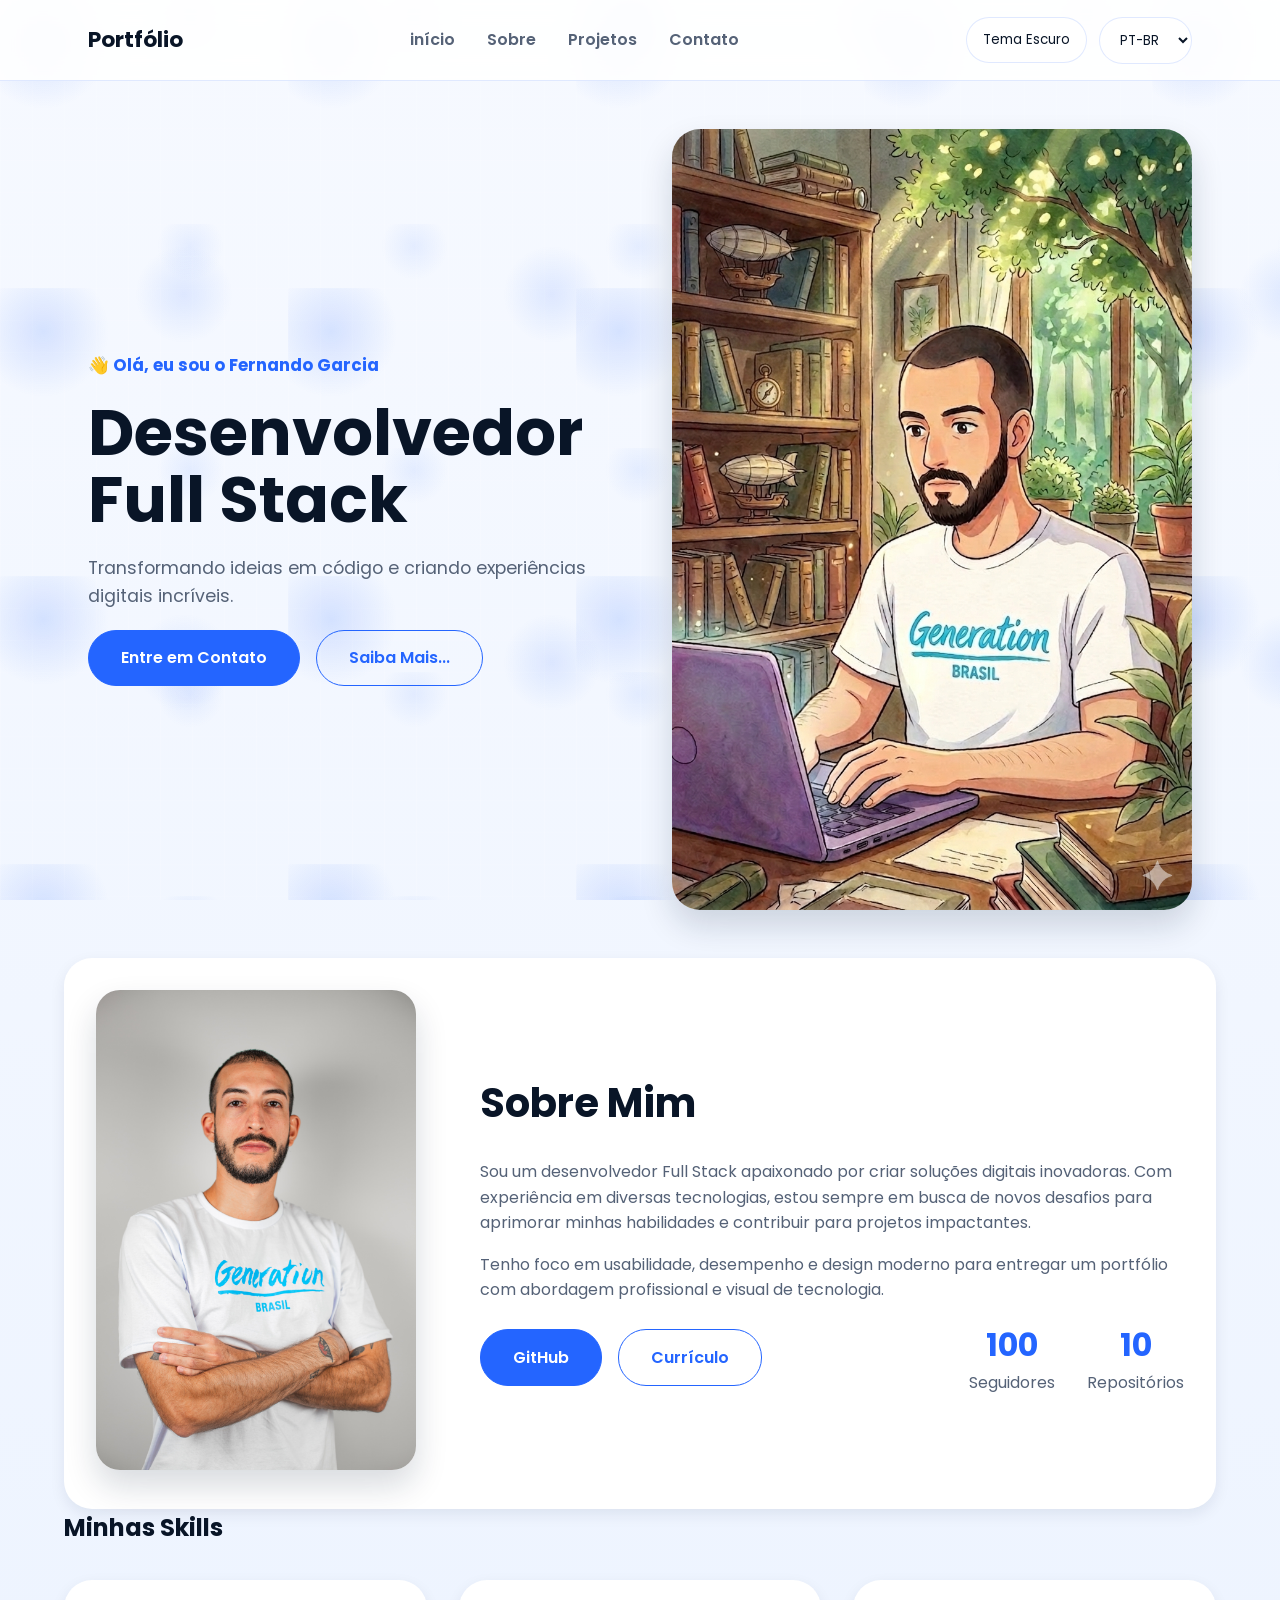
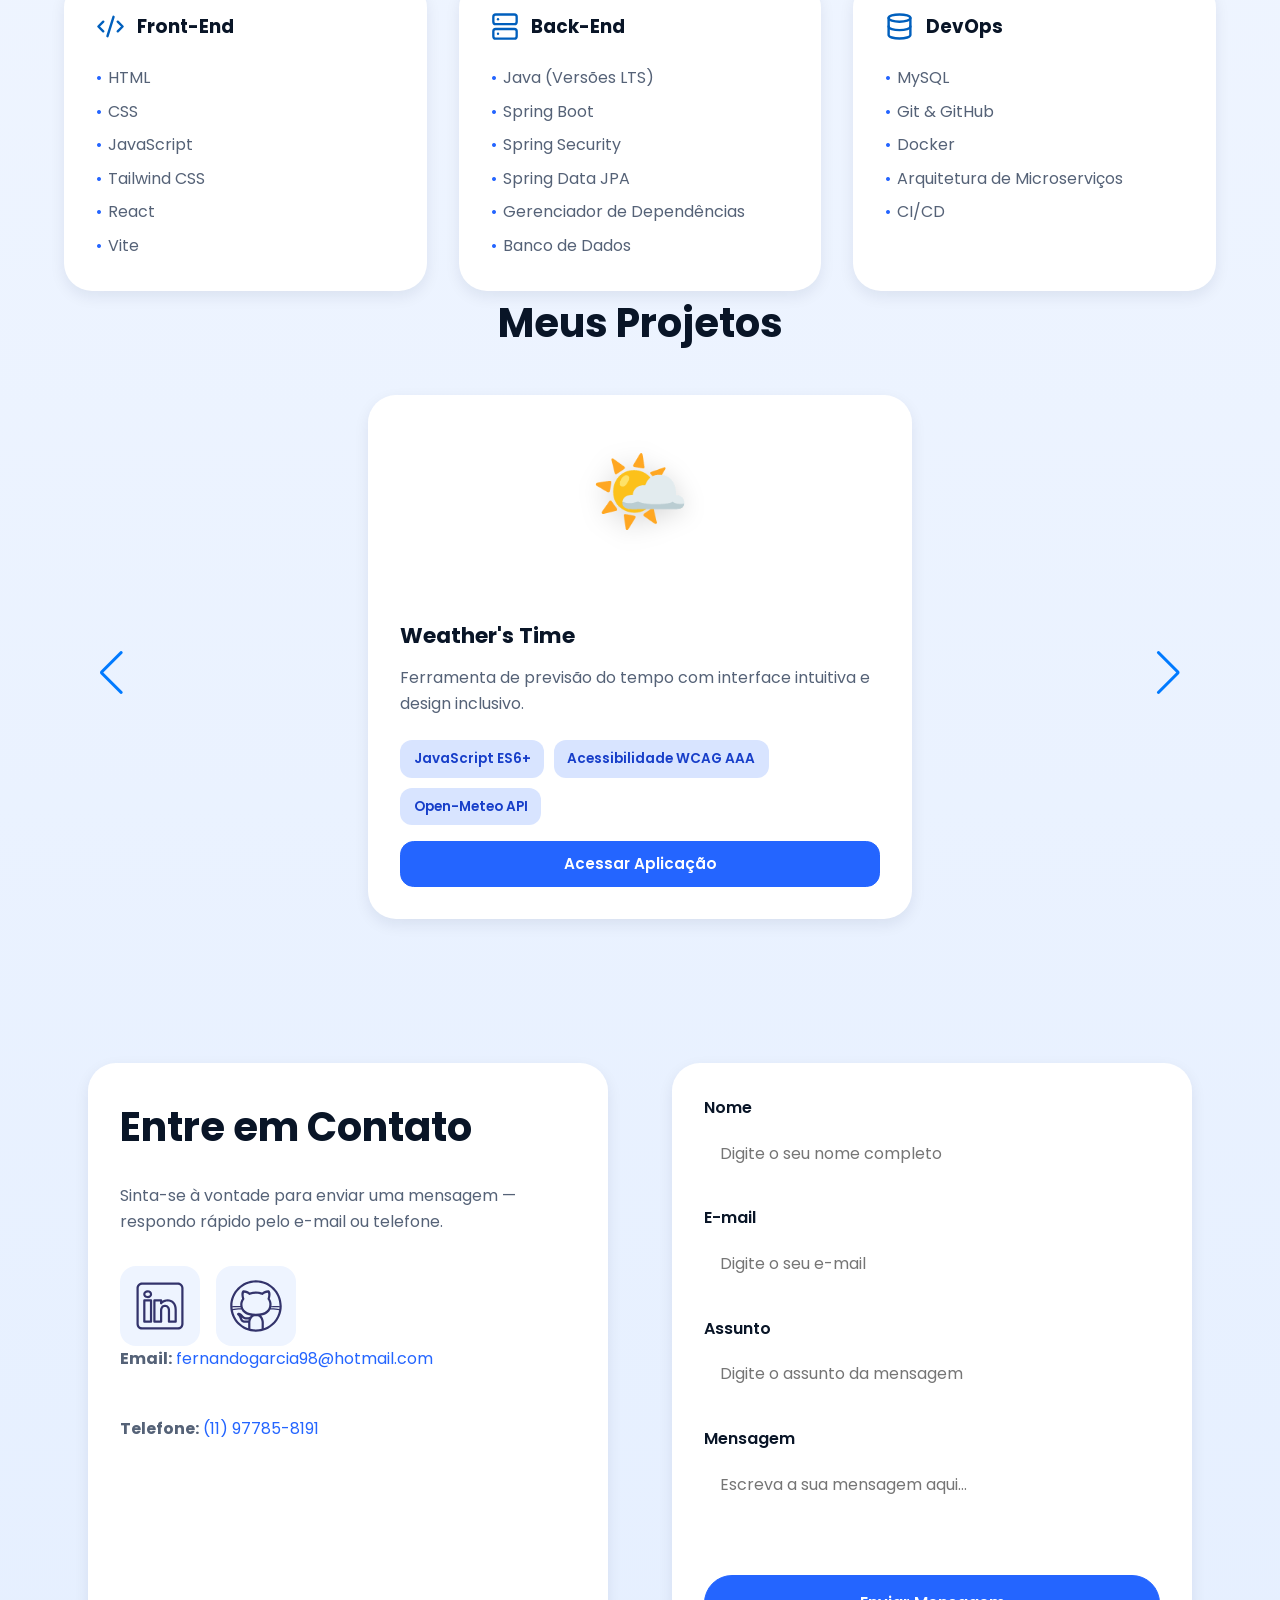
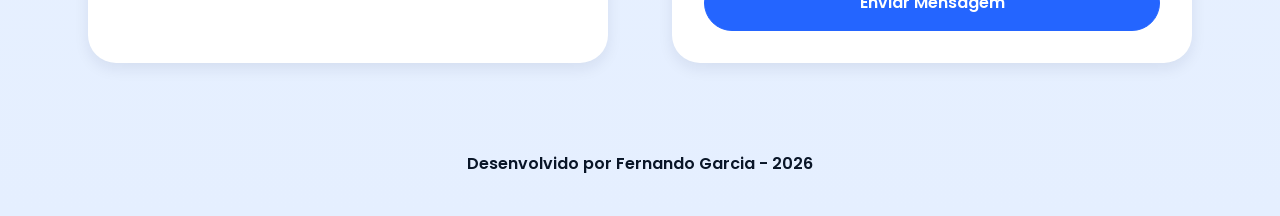
<file: index.html>
<!DOCTYPE html>
<html lang="pt-br">

<head>
    <!-- Fontes do Google -->
    <link rel="preconnect" href="https://fonts.googleapis.com">
    <link rel="preconnect" href="https://fonts.gstatic.com" crossorigin>
    <link href="https://fonts.googleapis.com/css2?family=Poppins:wght@400;500;600;700&display=swap" rel="stylesheet">

    <meta charset="UTF-8">
    <meta name="viewport" content="width=device-width, initial-scale=1.0">
    <meta name="author" content="Fernando Garcia">
    <meta name="description"
        content="Portfólio profissional de Fernando Garcia, desenvolvedor Full Stack focado em soluções digitais modernas e eficientes.">
    <meta name="robots" content="index, follow">
    <link rel="icon" type="image/svg+xml" href="./assets/img/favicon.svg">
    <link rel="stylesheet" href="https://cdn.jsdelivr.net/npm/swiper@11/swiper-bundle.min.css">
    <link rel="stylesheet" href="./assets/css/style.css">
    <title>Meu Portfólio</title>
</head>

<body>
    <header>
        <div class="menu-content">
            <a href="index.html" id="titulo">Portfólio</a>
            <nav>
                <ul class="menu-list">
                    <li><a href="#hero" data-i18n="navHome">início</a></li>
                    <li><a href="#about" data-i18n="navAbout">Sobre</a></li>
                    <li><a href="#projects" data-i18n="navProjects">Projetos</a></li>
                    <li><a href="#contact" data-i18n="navContact">Contato</a></li>
                </ul>
            </nav>
            <div class="header-actions">
                <button class="theme-toggle" id="themeToggle" type="button">Tema Escuro</button>
                <label for="languageSelect" class="sr-only">Idioma</label>
                <select id="languageSelect" class="language-select">
                    <option value="pt-BR" selected>PT-BR</option>
                    <option value="en-US">EN</option>
                </select>
            </div>
        </div>
    </header>

    <main>
        <section id="hero" class="section-container hero-container animate-on-scroll">
            <article class="hero-content">
                <span id="heroGreeting" data-i18n="heroGreeting">👋 Olá, eu sou o Fernando Garcia</span>
                <h1 id="heroTitle" data-i18n="heroTitle">Desenvolvedor Full Stack</h1>
                <p id="heroLead" data-i18n="heroLead">Transformando ideias em código e criando experiências digitais
                    incríveis.</p>
                <div class="buttons-container">
                    <a href="#contact" class="botao" id="heroContactBtn" data-i18n="heroContactBtn">Entre em Contato</a>
                    <a href="#about" class="botao-outline" id="heroAboutBtn" data-i18n="heroAboutBtn">Saiba Mais...</a>
                </div>
            </article>

            <figure class="hero-image">
                <img src="./assets/img/foto_dev_man.png" alt="Ilustração de desenvolvedor" class="float-animation">
            </figure>
        </section>

        <section id="about" class="section-container about-container animate-on-scroll">
            <figure class="about-image">
                <img src="./assets/img/Fernando Garcia (3).jpg" alt="Foto do Perfil">
            </figure>
            <article class="about-content">
                <h2 data-i18n="aboutTitle">Sobre Mim</h2>
                <p data-i18n="aboutText1">Sou um desenvolvedor Full Stack apaixonado por criar soluções digitais
                    inovadoras.
                    Com experiência em diversas tecnologias, estou sempre em busca de novos desafios para aprimorar
                    minhas habilidades e contribuir para projetos impactantes.</p>
                <p data-i18n="aboutText2">Tenho foco em usabilidade, desempenho e design moderno para entregar um
                    portfólio
                    com abordagem profissional e visual de tecnologia.</p>
                <div class="about-button-data">
                    <div class="button-container">
                        <a href="https://github.com/nandogarciadev" target="_blank" rel="noopener noreferrer"
                            class="botao">GitHub</a>
                        <a href="https://drive.google.com/file/d/1Xj35MBWMY6qReD5l66fMtD-KS5J_ZOTS/view?usp=sharing"
                            target="_blank" rel="noopener noreferrer" class="botao-outline">Currículo</a>
                    </div>
                    <div class="data-container">
                        <div class="data-item">
                            <span class="data-number">100</span>
                            <span class="data-label">Seguidores</span>
                        </div>
                        <div class="data-item">
                            <span class="data-number">10</span>
                            <span class="data-label">Repositórios</span>
                        </div>
                    </div>
                </div>
            </article>
        </section>

        <section id="skills" class="section-container skills-container animate-on-scroll">
            <h2>Minhas Skills</h2>
            <div class="skills-grid">
                <div class="skills-card front">
                    <h3 class="skills-icon"><img src="./assets/icons/social/code.svg" alt="Front-End"> Front-End</h3>
                    <ul>
                        <li>HTML</li>
                        <li>CSS</li>
                        <li>JavaScript</li>
                        <li>Tailwind CSS</li>
                        <li>React</li>
                        <li>Vite</li>
                    </ul>
                </div>
                <div class="skills-card back">
                    <h3 class="skills-icon"><img src="./assets/icons/social/server.svg" alt="Back-End"> Back-End</h3>
                    <ul>
                        <li>Java (Versões LTS)</li>
                        <li>Spring Boot</li>
                        <li>Spring Security</li>
                        <li>Spring Data JPA</li>
                        <li>Gerenciador de Dependências</li>
                        <li>Banco de Dados</li>
                    </ul>
                </div>
                <div class="skills-card dev">
                    <h3 class="skills-icon"><img src="./assets/icons/social/database.svg" alt="DevOps"> DevOps
                    </h3>
                    <ul>
                        <li>MySQL</li>
                        <li>Git & GitHub</li>
                        <li>Docker</li>
                        <li>Arquitetura de Microserviços</li>
                        <li>CI/CD</li>
                    </ul>
                </div>
            </div>
        </section>

        <section id="projects" class="section-container projects-container animate-on-scroll">
    <h2 data-i18n="projectsTitle">Meus Projetos</h2>
    <div class="swiper projects-swiper">
        <div class="swiper-wrapper">
            <div class="swiper-slide">
                <article class="project-card">
                    <!-- Correção da tag e inserção do ícone maior com acessibilidade descritiva -->
                    <figure class="project-image" style="display: flex; justify-content: center; align-items: center; padding: 20px; background: rgba(255,255,255,0.05); border-radius: 16px 16px 0 0;">
                        <span role="img" aria-label="Sol entre nuvens" style="font-size: 5rem; filter: drop-shadow(0 4px 12px rgba(0,0,0,0.15));">🌤️</span>
                    </figure>
                    
                    <div class="project-content">
                        <!-- Nome comercial e técnico unificados -->
                        <h3>Weather's Time</h3>
                        
                        <!-- Descrição com foco em soft skills, acessibilidade e design de impacto -->
                        <p>Ferramenta de previsão do tempo com interface intuitiva e design inclusivo.</p>
                        
                        <!-- Tags atualizadas para refletir o seu domínio de JavaScript puro -->
                        <div class="project-tags">
                            <span class="tag">JavaScript ES6+</span>
                            <span class="tag">Acessibilidade WCAG AAA</span>
                            <span class="tag">Open-Meteo API</span>
                        </div>
                        
                        <!-- Botão único de conversão direta conforme solicitado -->
                        <div class="project-buttons">
                            <a href="https://nandogarciadev.github.io/AppClima/" target="_blank"
                                rel="noopener noreferrer" class="botao botao-sm" style="width: 100%; text-align: center; display: block;">
                                Acessar Aplicação
                            </a>
                        </div>
                    </div>
                </article>
            </div>
        </div>
        <!-- Controles de navegação do Swiper -->
        <div class="swiper-button-next"></div>
        <div class="swiper-button-prev"></div>
        <div class="swiper-pagination"></div>
    </div>
</section>

        <section id="contact" class="section-container contact-container animate-on-scroll">
            <article class="contact-info">
                <h2 data-i18n="contactTitle">Entre em Contato</h2>
                <p data-i18n="contactLead">Sinta-se à vontade para enviar uma mensagem — respondo rápido pelo e-mail ou
                    telefone.</p>
                <div class="social-container">
                    <a href="https://www.linkedin.com/in/nandogarciadev/" target="_blank" rel="noopener noreferrer"
                        class="social-icon" aria-label="LinkedIn">
                        <img src="./assets/icons/social/linkedin.svg" alt="LinkedIn">
                    </a>
                    <a href="https://github.com/nandogarciadev" target="_blank" rel="noopener noreferrer"
                        class="social-icon" aria-label="GitHub">
                        <img src="./assets/icons/social/github.svg" alt="GitHub">
                    </a>
                </div>
                <div class="contact-details">
                    <p><strong>Email:</strong> <a
                            href="mailto:fernandogarcia98@hotmail.com">fernandogarcia98@hotmail.com</a></p>
                    <p><strong>Telefone:</strong> <a href="tel:+5511977858191">(11) 97785-8191</a></p>
                </div>
            </article>
            <form id="formulario">
                <label for="nome" data-i18n="formName">Nome</label>
                <input id="nome" name="nome" type="text" placeholder="Digite o seu nome completo">
                <span id="erro-nome"></span>
                <label for="email" data-i18n="formEmail">E-mail</label>
                <input id="email" name="email" type="text" placeholder="Digite o seu e-mail">
                <span id="erro-email"></span>
                <label for="assunto" data-i18n="formSubject">Assunto</label>
                <input id="assunto" name="assunto" type="text" placeholder="Digite o assunto da mensagem">
                <span id="erro-assunto"></span>
                <label for="mensagem" data-i18n="formMessage">Mensagem</label>
                <textarea id="mensagem" name="mensagem" placeholder="Escreva a sua mensagem aqui..."></textarea>
                <span id="erro-mensagem"></span>
                <button class="botao" type="submit" data-i18n="sendButton">Enviar Mensagem</button>
            </form>
        </section>
    </main>

    <footer>
        <span data-i18n="footerText">Desenvolvido por Fernando Garcia - 2026</span>
    </footer>

    <script>
        const body = document.body;
        const languageSelect = document.getElementById('languageSelect');
        const themeToggle = document.getElementById('themeToggle');

        const translations = {
            'pt-BR': {
                navHome: 'início',
                navAbout: 'Sobre',
                navProjects: 'Projetos',
                navContact: 'Contato',
                heroGreeting: '👋 Olá, eu sou o Fernando Garcia',
                heroTitle: 'Desenvolvedor Full Stack',
                heroLead: 'Transformando ideias em código e criando experiências digitais incríveis.',
                heroContactBtn: 'Entre em Contato',
                heroAboutBtn: 'Saiba Mais...',
                aboutTitle: 'Sobre Mim',
                aboutText1: 'Sou um desenvolvedor Full Stack apaixonado por criar soluções digitais inovadoras. Com experiência em diversas tecnologias, estou sempre em busca de novos desafios para aprimorar minhas habilidades e contribuir para projetos impactantes.',
                aboutText2: 'Tenho foco em usabilidade, desempenho e design moderno para entregar um portfólio com abordagem profissional e visual de tecnologia.',
                projectsTitle: 'Meus Projetos',
                contactTitle: 'Entre em Contato',
                contactLead: 'Sinta-se à vontade para enviar uma mensagem — respondo rápido pelo e-mail ou telefone.',
                formName: 'Nome',
                formEmail: 'E-mail',
                formSubject: 'Assunto',
                formMessage: 'Mensagem',
                sendButton: 'Enviar Mensagem',
                footerText: 'Desenvolvido por Fernando Garcia - 2026'
            },
            'en-US': {
                navHome: 'Home',
                navAbout: 'About',
                navProjects: 'Projects',
                navContact: 'Contact',
                heroGreeting: '👋 Hi, I am Fernando Garcia',
                heroTitle: 'Full Stack Developer',
                heroLead: 'Turning ideas into code and crafting digital experiences.',
                heroContactBtn: 'Get in Touch',
                heroAboutBtn: 'Learn More...',
                aboutTitle: 'About Me',
                aboutText1: 'I am a Full Stack developer passionate about building innovative digital solutions. With experience in multiple technologies, I continuously pursue new challenges to sharpen my skills and contribute to impactful projects.',
                aboutText2: 'I focus on usability, performance and modern design to deliver a professional portfolio with a technology-driven look.',
                projectsTitle: 'My Projects',
                contactTitle: 'Get in Touch',
                contactLead: 'Feel free to send a message — I respond quickly by email or phone.',
                formName: 'Name',
                formEmail: 'Email',
                formSubject: 'Subject',
                formMessage: 'Message',
                sendButton: 'Send Message',
                footerText: 'Built by Fernando Garcia - 2026'
            }
        };

        const i18nElements = document.querySelectorAll('[data-i18n]');

        function applyLanguage(locale) {
            const selected = translations[locale] || translations['pt-BR'];
            i18nElements.forEach((element) => {
                const key = element.dataset.i18n;
                if (selected[key]) {
                    element.textContent = selected[key];
                }
            });
            document.documentElement.lang = locale;
            languageSelect.value = locale;
            localStorage.setItem('portfolioLanguage', locale);
        }

        function applyTheme(theme) {
            const isDark = theme === 'dark';
            body.classList.toggle('dark-theme', isDark);
            themeToggle.textContent = isDark ? 'Tema Claro' : 'Tema Escuro';
            localStorage.setItem('portfolioTheme', theme);
        }

        themeToggle.addEventListener('click', () => {
            const currentTheme = body.classList.contains('dark-theme') ? 'dark' : 'light';
            applyTheme(currentTheme === 'dark' ? 'light' : 'dark');
        });

        languageSelect.addEventListener('change', (event) => {
            applyLanguage(event.target.value);
        });

        const savedTheme = localStorage.getItem('portfolioTheme') || 'light';
        const savedLanguage = localStorage.getItem('portfolioLanguage') || 'pt-BR';
        applyTheme(savedTheme);
        applyLanguage(savedLanguage);

        const observer = new IntersectionObserver((entries) => {
            entries.forEach((entry) => {
                if (entry.isIntersecting) {
                    entry.target.classList.add('visible');
                }
            });
        }, {
            threshold: 0.15,
        });

        document.querySelectorAll('.animate-on-scroll').forEach((element) => observer.observe(element));
    </script>
</body>

</html>
</file>
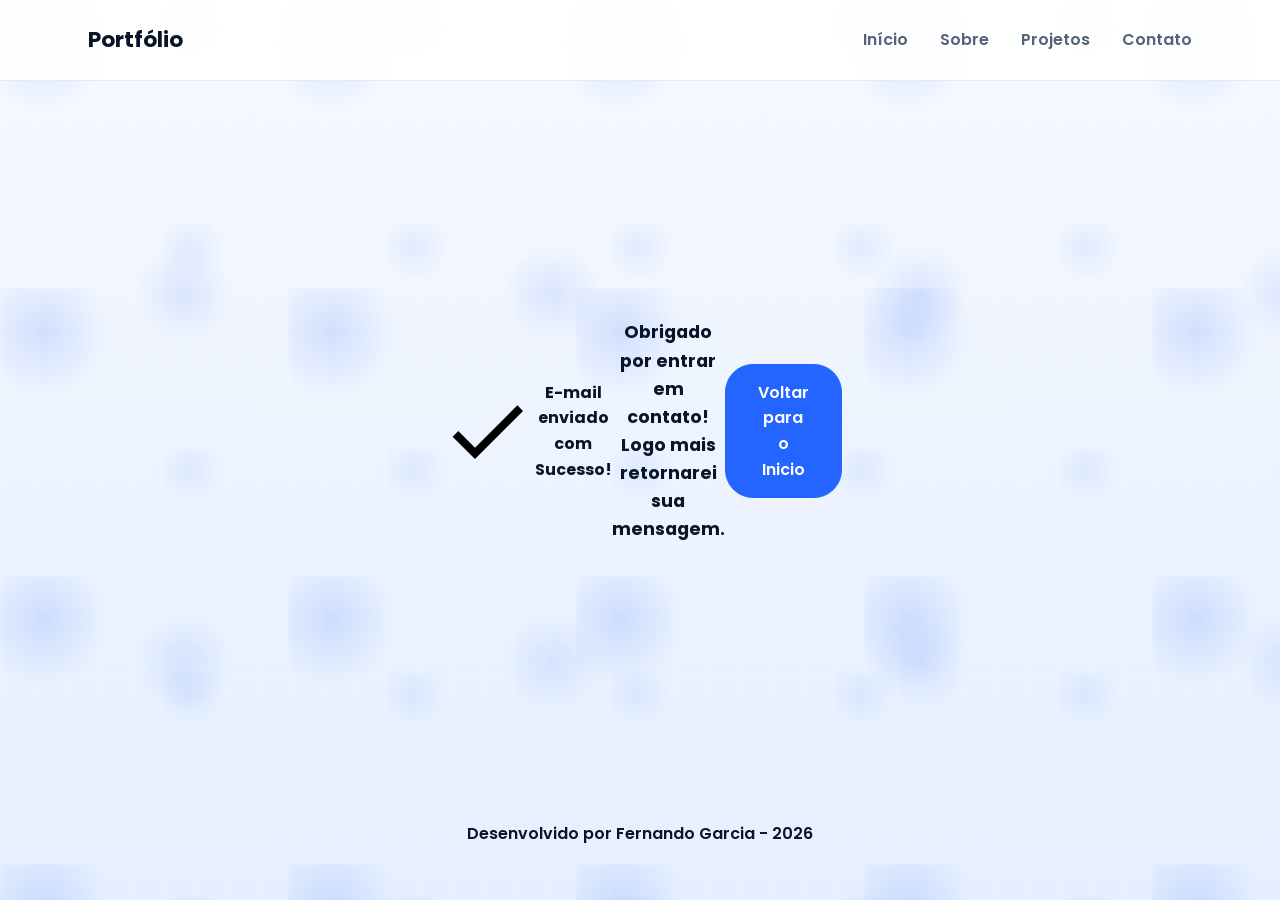
<file: success.html>
<!DOCTYPE html>
<html lang="pt-br">

<head>

    <!-- Fontes do Google -->
    <link rel="preconnect" href="https://fonts.googleapis.com">
    <link rel="preconnect" href="https://fonts.gstatic.com" crossorigin>

    <!-- Fonte do Google - Poppins -->
    <link href="https://fonts.googleapis.com/css2?family=Poppins&display=swap" rel="stylesheet">

    <meta charset="UTF-8">

    <meta name="viewport" content="width=device-width, initial-scale=1.0">

    <meta name="author" content="Generation Brasil">
    <meta name="description"
        content="Portfólio da Generation Brasil, desenvolvedor Full Stack especializado em criar experiências digitais incríveis. Conheça meus projetos e entre em contato.">
    <meta name="robots" content="index, follow">

    <link rel="icon" type="image/svg+xml" href="./assets/img/favicon.svg">

    <!-- Link para a Folha de Estilo da Página - CSS -->
    <link rel="stylesheet" href="./assets/css/style.css">

    <title>Portfólio Generation Brasil</title>

</head>

<body>

    <!-- Cabeçalho da Página (header) -->
    <header>
        <div class="menu-content">
            <a href="index.html" id="titulo">Portfólio</a>
            <nav>
                <ul class="menu-list">
                    <li><a href="index.html#hero">Início</a></li>
                    <li><a href="index.html#about">Sobre</a></li>
                    <li><a href="index.html#projects">Projetos</a></li>
                    <li><a href="index.html#contact">Contato</a></li>
                </ul>
            </nav>
        </div>
    </header>

    <!-- Seção Principal da Página (main) -->
    <main>
        <!-- Mensagem de Sucesso -->
        <section class="success-container">
            <article class="success-content">
                <figure class="success-icon">
                    <img src="./assets/img/success.svg" alt="Ilustração de sucesso" class="float-animation" </figure>
                    <h1>E-mail enviado com Sucesso!</h1>
                    <h2>Obrigado por entrar em contato! <br> Logo mais retornarei sua mensagem.</h2>
                    <a class="botao" href="index.html">Voltar para o Inicio</a>
            </article>
        </section>
    </main>

    <!-- Rodapé da Página (footer) -->
    <footer>
        Desenvolvido por Fernando Garcia - 2026
    </footer>

</body>

</html>
</file>
<file: assets/css/style.css>
:root {
  --background: #f2f7ff;
  --surface: #ffffff;
  --surface-soft: #eef4ff;
  --surface-strong: #dbe8ff;
  --text: #091527;
  --text-muted: #556277;
  --primary: #2465ff;
  --primary-dark: #173ec9;
  --primary-soft: #d8e4ff;
  --primary-light: #eaf2ff;
  --border: rgba(36, 101, 255, 0.14);
  --shadow-sm: 0 0.35rem 0.95rem rgba(15, 31, 58, 0.08);
  --shadow-md: 0 0.6rem 1.4rem rgba(36, 101, 255, 0.18);
  --shadow-lg: 0 1rem 2rem rgba(15, 31, 58, 0.16);
  --error: #e63946;
  --radius-sm: 0.75rem;
  --radius-md: 1rem;
  --radius-lg: 1.75rem;
  --spacing-xs: 0.5rem;
  --spacing-sm: 1rem;
  --spacing-md: 1.5rem;
  --spacing-lg: 2rem;
  --spacing-xl: 3rem;
  --spacing-2xl: 4rem;
  --text-sm: 0.9rem;
  --text-base: 1rem;
  --text-lg: 1.1rem;
  --text-xl: 1.4rem;
  --text-2xl: 2rem;
  --text-3xl: 3rem;
  --transition-default: all 0.3s ease;
}

* {
  margin: 0;
  padding: 0;
  box-sizing: border-box;
  font-family: 'Poppins', sans-serif;
  text-decoration: none;
  outline: none;
}

html {
  scroll-behavior: smooth;
}

body {
  min-height: 100vh;
  background: linear-gradient(180deg, #f6f9ff 0%, #e5efff 100%);
  color: var(--text);
  line-height: 1.6;
  position: relative;
  overflow-x: hidden;
}

body::before {
  content: '';
  position: fixed;
  inset: 0;
  background-image:
    radial-gradient(circle at 15% 15%, rgba(36, 101, 255, 0.15) 0, transparent 19%),
    radial-gradient(circle at 85% 10%, rgba(36, 101, 255, 0.08) 0, transparent 12%),
    radial-gradient(circle at 50% 80%, rgba(36, 101, 255, 0.11) 0, transparent 14%),
    linear-gradient(90deg, rgba(255,255,255,.18) 1px, transparent 1px),
    linear-gradient(180deg, rgba(255,255,255,.1) 1px, transparent 1px);
  background-size: 18rem 18rem, 14rem 14rem, 23rem 23rem, 2rem 2rem, 2rem 2rem;
  pointer-events: none;
  z-index: -1;
}

body.dark-theme {
  background: #071323;
  color: #e9f2ff;
}

body.dark-theme::before {
  background-image:
    radial-gradient(circle at 15% 15%, rgba(36, 101, 255, 0.18) 0, transparent 19%),
    radial-gradient(circle at 85% 10%, rgba(255, 255, 255, 0.08) 0, transparent 12%),
    radial-gradient(circle at 50% 80%, rgba(36, 101, 255, 0.12) 0, transparent 14%),
    linear-gradient(90deg, rgba(255,255,255,.06) 1px, transparent 1px),
    linear-gradient(180deg, rgba(255,255,255,.04) 1px, transparent 1px);
}

body.dark-theme header {
  background: rgba(10, 18, 38, 0.94);
  border-color: rgba(255, 255, 255, 0.08);
}

body.dark-theme .surface,
body.dark-theme .hero-image img,
body.dark-theme .project-card,
body.dark-theme .about-container,
body.dark-theme form input,
body.dark-theme form textarea {
  background: rgba(8, 18, 40, 0.95);
}

body.dark-theme p,
body.dark-theme label,
body.dark-theme .menu-list a,
body.dark-theme .contact-details a,
body.dark-theme .data-label,
body.dark-theme .project-content p,
body.dark-theme .social-container img {
  color: #dbe6ff;
}

body.dark-theme h1,
body.dark-theme h2,
body.dark-theme h3,
body.dark-theme h4,
body.dark-theme h5,
body.dark-theme h6 {
  color: #f4f8ff;
}

body.dark-theme .contact-info h2 {
  color: #000000;
}

body.dark-theme .contact-info p {
  color: #000000;
}

body.dark-theme .skills-card h3,
body.dark-theme .skills-card ul,
body.dark-theme .skills-card li {
  color: #dbe6ff;
}

body.dark-theme .skills-card {
  background: rgba(9, 20, 40, 0.92);
}

body.dark-theme .skills-card img,
.skills-card img {
  filter: invert(34%) sepia(84%) saturate(3998%) hue-rotate(201deg) brightness(95%) contrast(100%);
}

body.dark-theme .botao {
  background: #1f5aff;
  border-color: #1f5aff;
}

body.dark-theme .botao-outline,
body.dark-theme .language-select,
body.dark-theme .theme-toggle,
body.dark-theme #titulo {
  background: rgba(255, 255, 255, 0.05);
  border-color: rgba(255, 255, 255, 0.12);
  color: #e7f1ff;
}

main {
  position: relative;
}

.section-container {
  max-width: 72rem;
  margin: 0 auto;
  padding: var(--spacing-xl) var(--spacing-md);
  scroll-margin-top: 6rem;
}

.menu-content {
  display: flex;
  align-items: center;
  justify-content: space-between;
  max-width: 72rem;
  margin: 0 auto;
  height: 5rem;
  padding: 0 var(--spacing-md);
}

header {
  position: sticky;
  top: 0;
  z-index: 1000;
  width: 100%;
  min-height: 5rem;
  background: rgba(255, 255, 255, 0.9);
  border-bottom: 1px solid var(--border);
  backdrop-filter: blur(12px);
}

.menu-list {
  display: flex;
  gap: var(--spacing-lg);
  list-style: none;
}

.menu-list a {
  color: var(--text-muted);
  font-weight: 600;
  transition: var(--transition-default);
}

.menu-list a:hover {
  color: var(--primary);
}

#titulo {
  font-size: 1.35rem;
  font-weight: 700;
  color: var(--text);
}

.header-actions {
  display: flex;
  align-items: center;
  gap: 0.75rem;
}

.theme-toggle,
.language-select {
  border: 1px solid var(--border);
  background: var(--surface);
  padding: 0.75rem 1rem;
  border-radius: 999px;
  color: var(--text);
  cursor: pointer;
  transition: var(--transition-default);
}

.language-select {
  min-width: 5.5rem;
}

.language-select:focus,
.theme-toggle:focus,
.botao:focus,
.botao-outline:focus,
input:focus,
textarea:focus {
  outline: none;
  box-shadow: 0 0 0 0.2rem rgba(36, 101, 255, 0.18);
}

.buttons-container {
  display: flex;
  flex-wrap: wrap;
  gap: var(--spacing-sm);
}

.botao,
.botao-outline {
  display: inline-flex;
  align-items: center;
  justify-content: center;
  padding: 0.9rem 2rem;
  border: 1px solid transparent;
  border-radius: var(--radius-lg);
  font-size: var(--text-base);
  font-weight: 600;
  cursor: pointer;
  transition: var(--transition-default);
}

.botao {
  background: var(--primary);
  border-color: var(--primary);
  color: #ffffff;
}

.botao:hover {
  transform: translateY(-0.15rem);
  box-shadow: var(--shadow-md);
  background: var(--primary-dark);
  border-color: var(--primary-dark);
}

.botao-outline {
  background: transparent;
  color: var(--primary);
  border-color: var(--primary);
}

.botao-outline:hover {
  background: var(--primary);
  color: #ffffff;
  transform: translateY(-0.15rem);
}

.botao.botao-sm,
.botao-outline.botao-sm {
  min-width: 6rem;
  padding: 0.6rem 1rem;
  border-width: 1px;
  border-radius: 0.85rem;
  font-size: 0.95rem;
}

.hero-container {
  display: flex;
  align-items: center;
  gap: clamp(2rem, 5vw, 4rem);
  min-height: calc(100vh - 5rem);
}

.hero-content {
  flex: 1;
  max-width: 42rem;
  display: flex;
  flex-direction: column;
  gap: 1.25rem;
}

.hero-content span {
  font-size: 1.05rem;
  font-weight: 700;
  color: var(--primary);
}

.hero-content h1 {
  font-size: clamp(2.7rem, 5vw, 4.5rem);
  line-height: 1.05;
}

.hero-content p {
  max-width: 44rem;
  font-size: 1.1rem;
  color: var(--text-muted);
}

.hero-image {
  flex: 1;
  display: flex;
  justify-content: center;
}

.hero-image img {
  width: 100%;
  max-width: 520px;
  border-radius: 1.75rem;
  box-shadow: var(--shadow-lg);
}

.about-container,
.project-card,
.contact-info,
form {
  background: var(--surface);
}

.about-container {
  display: flex;
  align-items: center;
  gap: var(--spacing-2xl);
  padding: var(--spacing-lg);
  border-radius: var(--radius-lg);
  box-shadow: var(--shadow-sm);
}

.about-image {
  flex: 0 0 20rem;
}

.about-image img {
  width: 100%;
  border-radius: 1.5rem;
  object-fit: cover;
  box-shadow: var(--shadow-lg);
}

.about-content h2,
.projects-container h2,
.contact-info h2 {
  margin-bottom: var(--spacing-md);
  font-size: 2.5rem;
  color: var(--text);
}

.about-content p {
  color: var(--text-muted);
  margin-bottom: 1rem;
}

.about-button-data {
  display: flex;
  flex-wrap: wrap;
  justify-content: space-between;
  gap: var(--spacing-md);
  align-items: center;
}

.button-container {
  display: flex;
  flex-wrap: wrap;
  gap: var(--spacing-sm);
}

.skills-container {
  padding: 0;
}

.skills-grid {
  display: grid;
  grid-template-columns: repeat(3, minmax(15rem, 1fr));
  gap: var(--spacing-lg);
  margin-top: var(--spacing-lg);
}

.skills-card {
  border-radius: var(--radius-lg);
  padding: var(--spacing-lg);
  background: var(--surface);
  box-shadow: var(--shadow-sm);
  transition: transform 0.3s ease, box-shadow 0.3s ease;
}

.skills-card:hover {
  transform: translateY(-0.35rem);
  box-shadow: var(--shadow-md);
}

.skills-card h3 {
  display: flex;
  align-items: center;
  gap: 0.75rem;
  margin-bottom: var(--spacing-md);
  font-size: 1.15rem;
}

.skills-card img {
  width: 1.8rem;
  height: 1.8rem;
  filter: invert(34%) sepia(84%) saturate(3998%) hue-rotate(201deg) brightness(95%) contrast(100%);
}

.skills-card ul {
  list-style: none;
  display: grid;
  gap: 0.5rem;
  color: var(--text-muted);
}

.skills-card li {
  padding-left: 0.75rem;
  position: relative;
}

.skills-card li::before {
  content: '•';
  position: absolute;
  left: 0;
  color: var(--primary);
}

@media screen and (max-width: 900px) {
  .skills-grid {
    grid-template-columns: repeat(2, minmax(15rem, 1fr));
  }
}

@media screen and (max-width: 680px) {
  .skills-grid {
    grid-template-columns: 1fr;
  }
}

.data-container {
  display: flex;
  gap: var(--spacing-lg);
  flex-wrap: wrap;
}

.data-item {
  display: flex;
  flex-direction: column;
  align-items: center;
}

.data-number {
  font-size: 2rem;
  font-weight: 700;
  color: var(--primary);
}

.data-label {
  color: var(--text-muted);
}

.projects-container {
  text-align: center;
  padding-top: 0;
}

.projects-swiper {
  width: 100%;
  padding: var(--spacing-sm) 0 var(--spacing-xl);
}

.project-card {
  max-width: 34rem;
  margin: 0 auto;
  border-radius: var(--radius-lg);
  overflow: hidden;
  box-shadow: var(--shadow-sm);
  transition: transform 0.4s ease, box-shadow 0.4s ease;
}

.project-card:hover {
  transform: translateY(-0.5rem);
  box-shadow: var(--shadow-lg);
}

.project-image {
  display: flex;
  justify-content: center;
  align-items: center;
  min-height: 12rem;
  background: linear-gradient(135deg, var(--primary-light), var(--surface-soft));
}

.project-image img {
  width: 6rem;
  height: 6rem;
  object-fit: contain;
}

.project-content {
  padding: var(--spacing-lg);
  text-align: left;
}

.project-content h3 {
  margin-bottom: 0.75rem;
  font-size: 1.35rem;
}

.project-content p {
  margin-bottom: var(--spacing-md);
  color: var(--text-muted);
}

.project-tags {
  display: flex;
  flex-wrap: wrap;
  gap: 0.6rem;
}

.tag {
  padding: 0.5rem 0.85rem;
  border-radius: var(--radius-sm);
  background: var(--primary-soft);
  color: var(--primary-dark);
  font-size: 0.85rem;
  font-weight: 600;
}

.project-buttons {
  display: flex;
  flex-wrap: wrap;
  gap: 0.75rem;
  margin-top: var(--spacing-sm);
}

.contact-container {
  display: grid;
  grid-template-columns: 1fr 1fr;
  gap: var(--spacing-2xl);
}

.contact-info {
  padding: var(--spacing-lg);
  border-radius: var(--radius-lg);
  box-shadow: var(--shadow-sm);
}

.contact-info p {
  color: var(--text-muted);
  margin-bottom: var(--spacing-lg);
}

.social-container {
  display: flex;
  align-items: center;
  gap: var(--spacing-sm);
  flex-wrap: wrap;
}

.social-icon {
  display: inline-flex;
  width: 4.5rem;
  height: 4.5rem;
  align-items: center;
  justify-content: center;
  border-radius: 1rem;
  background: var(--surface-soft);
  transition: transform 0.3s ease, box-shadow 0.3s ease;
}

.social-icon img {
  width: 2rem;
  filter: invert(18%) sepia(75%) saturate(645%) hue-rotate(204deg) brightness(92%) contrast(93%);
}

.social-icon:hover {
  transform: translateY(-0.15rem);
  box-shadow: var(--shadow-md);
}

.contact-details {
  display: grid;
  gap: 0.75rem;
  color: var(--text-muted);
}

.contact-details a {
  color: var(--primary);
}

form {
  display: flex;
  flex-direction: column;
  gap: 1rem;
  padding: var(--spacing-lg);
  border-radius: var(--radius-lg);
  box-shadow: var(--shadow-sm);
}

form label {
  font-weight: 600;
  color: var(--text);
}

form input,
form textarea {
  width: 100%;
  padding: 1rem;
  border-radius: var(--radius-md);
  border: 1px solid var(--border);
  background: var(--surface);
  color: var(--text);
  font: inherit;
}

form textarea {
  min-height: 9rem;
  resize: none;
}

form span {
  color: var(--error);
  font-size: 0.9rem;
  min-height: 1.2rem;
}

footer {
  padding: 2rem 1rem;
  text-align: center;
  color: var(--text-muted);
}

.animate-on-scroll {
  opacity: 0;
  transform: translateY(2rem);
  transition: opacity 0.8s ease, transform 0.8s ease;
}

.animate-on-scroll.visible {
  opacity: 1;
  transform: translateY(0);
}

.sr-only {
  position: absolute;
  width: 1px;
  height: 1px;
  padding: 0;
  margin: -1px;
  overflow: hidden;
  clip: rect(0, 0, 0, 0);
  white-space: nowrap;
  border: 0;
}

@media screen and (max-width: 1024px) {
  .menu-list {
    display: none;
  }

  .hero-container {
    flex-direction: column-reverse;
    padding-top: 2rem;
    min-height: auto;
    text-align: center;
  }

  .hero-content,
  .hero-image {
    width: 100%;
  }

  .hero-image img {
    max-width: 32rem;
  }

  .about-container {
    flex-direction: column;
    gap: var(--spacing-lg);
  }

  .contact-container {
    grid-template-columns: 1fr;
  }
}

@media screen and (max-width: 680px) {
  .menu-content {
    flex-wrap: wrap;
    gap: 1rem;
    justify-content: center;
  }

  .header-actions {
    width: 100%;
    justify-content: center;
  }

  header {
    padding: 0.5rem 0;
  }

  .buttons-container,
  .button-container,
  .data-container,
  .project-buttons {
    justify-content: center;
  }

  .hero-content h1 {
    font-size: 2.5rem;
  }

  .about-image {
    width: 100%;
  }

  .about-image img {
    max-width: 22rem;
    margin: 0 auto;
  }
}

.social-icon {
  width: 5rem;
  height: 5rem;
  padding: 0.75rem;
  border-radius: var(--radius-md);
  transition: var(--transition-default);
}

.social-icon img {
  width: 100%;
  filter: brightness (0) saturate (100%);
  transition: filter 0.3s ease;
}

.social-icon:hover img {
  filter: brightness(0) saturate (100%) invert (42%) sepia (93%) saturate
    (1352%) hue-rotate(243deg) brightness (79%) contrast (91%);
}

/* Formulário */
form {
  display: flex;
  flex-direction: column;
  gap: 0.75rem;
}

form label {
  font-size: var(--text-base);
  font-weight: 600;
}

form input,
form textarea {
  width: 100%;
  padding: 0.5rem var(--spacing-sm);
  border: 0.25rem solid var(--gray-200);
  border-radius: var(--radius-md);
  font-family: inherit;
  font-size: var(--text-base);
  transition: border-color 0.3s ease;
}

form input:focus,
form textarea:focus {
  border-color: var(--purple-500);
  outline: none;
}

form textarea {
  min-height: 5rem;
  resize: none;
}

form span {
  margin-top: -0.75rem;
  font-size: var(--text-sm);
  color: var(--error);
}

footer {
  padding: 2.5rem;
  background: linear-gradient(to right, var(--purple-500), var (--purple-800));
  font-weight: 600;
  text-align: center;
  color: var(--white);
}

.success-container {
  display: flex;
  flex-direction: column;
  justify-content: center;
  align-items: center;
  width: 100%;
  min-height: calc(100vh - 12.5rem);
  padding: var(--spacing-xl) var(--spacing-md);
}

.success-content {
  display: flex;
  flex-direction: column;
  align-items: center;
  gap: var(--spacing-md);
  max-width: 37.5rem;
  text-align: center;
}

.success-content h1 {
  font-size: var(--text-3x1);
  font-weight: 700;
  color: var(--purple-800);
}

.success-content h2 {
  font-size: var(--text-lg);
  color: var(--gray-400);
}

.success-icon {
  display: flex;
  align-items: center;
  justify-content: center;
  width: 7.5rem;
  height: 7.5rem;
  border-radius: var(--radius-full);
  background-color: var(--purple-100);
}

.success-icon img {
  width: 6rem;
  height: 6em;
  filter: brightness(0) saturate (100%) invert (42%) sepia (93%) saturate
    (1352%) hue-rotate(243deg) brightness (79%) contrast (91%);
}

@media screen and (max-width: 1024px) {
  /* Layout */
  .section-container {
    padding: var(--spacing-lg) var(--spacing-md);
  }

  /* Tipografia */
  .section-container h1 {
    font-size: var(--text-3x1);
  }

  .section-container h2 {
    font-size: var(--text-2x1);
  }

  .section-container p {
    font-size: var(--text-base);
  }

  .section-container span {
    font-size: var(--text-1g);
  }

  .success-content h1 {
    font-size: var(--text-3x1);
  }

  .success-content h2 {
    font-size: var(--text-xl);
  }

  /* Header Oculta menu em telas pequenas */
  @media (max-width: 768px) {
    .menu-list {
      display: none;
    }
  }

  /* Hero */
  .hero-container {
    flex-direction: column-reverse;
    gap: var(--spacing-lg);
    min-height: 60vh;
    text-align: center;
  }

  .hero-content,
  .hero-image {
    width: 90%;
  }

  .hero-image img {
    object-fit: cover;
  }

  .buttons-container {
    justify-content: center;
    width: 100%;
  }

  .hero-container .botao,
  .hero-container .botao-outline {
    padding: 0.75rem 1.5rem;
    font-size: 0.95rem;
    white-space: nowrap;
  }

  /* About */
  .about-container {
    flex-direction: column;
    gap: var(--spacing-md);
    margin: var(--spacing-lg);
    padding: var(--spacing-lg);
  }

  .about-image {
    flex: 00 auto;
    width: 100%;
    display: flex;
    justify-content: center;
  }

  .about-image img {
    max-width: 16rem;
    width: 100%;
  }

  .about-content {
    width: 100%;
  }

  .about-buttons-data {
    flex-direction: column;
    gap: var(--spacing-md);
    align-items: stretch;
  }

  .about-buttons-data .botao {
    margin-right: 0;
  }

  .data-container {
    justify-content: center;
    width: 100%;
  }

  /* Projects */
  .projects-container {
    margin: var(--spacing-1g) auto 0;
  }

  .projects-swiper {
    margin: 0;
    padding: var(--spacing-sm) var(--spacing-1g) 2.5rem;
  }

  .project-card {
    width: 100%;
    height: 30rem;
    min-height: 30rem;
    max-height: 30rem;
    max-width: 100%;
  }

  .project-content {
    display: flex;
    flex-direction: column;
    justify-content: space-between;
    height: 100%;
  }

  .project-content p {
    flex: 1;
    overflow: hidden;
  }

  .project-tags {
    min-height: 2.5rem;
    align-items: flex-start;
  }

  .swiper-wrapper {
    align-items: stretch;
  }

  .swiper-slide {
    display: flex;
    justify-content: center;
    align-items: stretch;
    height: auto;
  }

  .swiper-button-next,
  .swiper-button-prev {
    display: none;
  }

  /* Contact */
  .contact-container {
    grid-template-columns: 1fr;
    gap: var(--spacing-lg);
    width: 90%;
    margin: 0 auto;
  }

  /* Success Page */
  .success-container {
    padding: var(--spacing-x1) var(--spacing-md);
    min-height: calc(100vh 10rem);
  }

  .success-content {
    gap: var(--spacing-lg);
    max-width: 35rem;
  }

  .success-icon {
    width: 6rem;
    height: 6rem;
  }

  .success-icon img {
    width: 5rem;
    height: 5rem;
  }

  @media screen and (max-width: 480px) {
    /* Layout */
    .section-container {
      padding: var(--spacing-md) var(--spacing-sm);
    }

    /* Tipografia Mobile */
    .section-container h1 {
      font-size: var(--text-x1);
    }

    .section-container h2 {
      font-size: var(--text-xl);
    }

    .section-container p {
      font-size: var(--text-base);
    }

    .section-container span {
      font-size: var(--text-lg);
    }

    .success-content h1 {
      font-size: var(--text-xl);
    }

    .success-content h2 {
      font-size: var(--text-base);
    }

    /* Header */
    #titulo {
      font-size: var(--text-xl);
    }

    .menu-list {
      display: none;
    }

    /* Hero */
    .hero-container {
      gap: var(--spacing-sm);
    }

    .hero-content {
      gap: var(--spacing-xs);
      width: 100%;
    }

    .buttons-container {
      flex-direction: column;
      gap: 0.75rem;
      width: 100%;
    }

    .buttons-container.botao,
    .buttons-container .botao-outline {
      width: 100%;
    }

    .hero-container .botao,
    .hero-container.botao-outline {
      padding: 0.75rem 1rem;
      font-size: 0.95rem;
      white-space: nowrap;
    }

    .hero-image {
      width: 100%;
    }

    .hero-image img {
      max-width: 20rem;
    }

    /* About */
    .about-container {
      margin: var(--spacing-lg) 0.5rem;
      padding: var(--spacing-md);
    }

    .about-image img {
      max-width: 14rem;
    }

    .about-buttons-data.botao,
    .about-buttons-data.botao-outline {
      width: 100%;
      padding: 0.75rem var(--spacing-lg);
      font-size: var(--text-base);
      text-align: center;
    }

    .data-number {
      font-size: var(--text-1g);
    }

    .data-label {
      font-size: var(--text-sm);
    }

    /* Projects */
    .projects-container {
      margin: var(--spacing-lg) auto 0;
    }

    .projects-swiper {
      position: relative;
      margin: 0;
      padding: var(--spacing-sm) 0 2rem 0;
      overflow: visible;
    }

    .project-card {
      width: 100%;
      height: 20rem;
      max-width: 20rem;
    }

    .project-image {
      height: 10rem;
    }

    .project-content {
      padding: var(--spacing-md);
    }

    .project-content h3 {
      font-size: 1.25rem;
    }

    .project-content p {
      font-size: 0.95rem;
    }

    /* Contact */
    .contact-container {
      width: 100%;
    }

    .contact-info p {
      margin-bottom: var(--spacing-md);
    }

    .social-container {
      flex-wrap: wrap;
      gap: var(--spacing-1g);
      margin-bottom: var(--spacing-xs);
    }

    .social-icon {
      width: 4rem;
      height: 4rem;
    }

    /* Formulário */
    form {
      gap: var(--spacing-sm);
    }

    form label {
      font-size: 0.95rem;
    }

    form input,
    form textarea {
      padding: 0.75rem;
      font-size: var(--text-base);
    }

    form button {
      padding: 0.75rem var(--spacing-md);
      font-size: var(--text-base);
    }

    /* Footer */
    footer {
      padding: var(--spacing-md) var(--spacing-sm);
      font-size: var(--text-sm);
    }

    /* Success Page */
    .success-container {
      padding: var(--spacing-1g) var(--spacing-sm);
      min-height: calc(100vh8rem);
    }

    .success-content {
      gap: var(--spacing-md);
      max-width: 100%;
      padding: 0 var(--spacing-sm);
    }

    .success-icon {
      width: 5rem;
      height: 5rem;
    }

    .success-icon img {
      width: 4rem;
      height: 4rem;
    }

    .success-content .botao {
      width: 100%;
      max-width: 20rem;
      padding: 0.75rem var(--spacing-lg);
    }
  }
}
</file>
